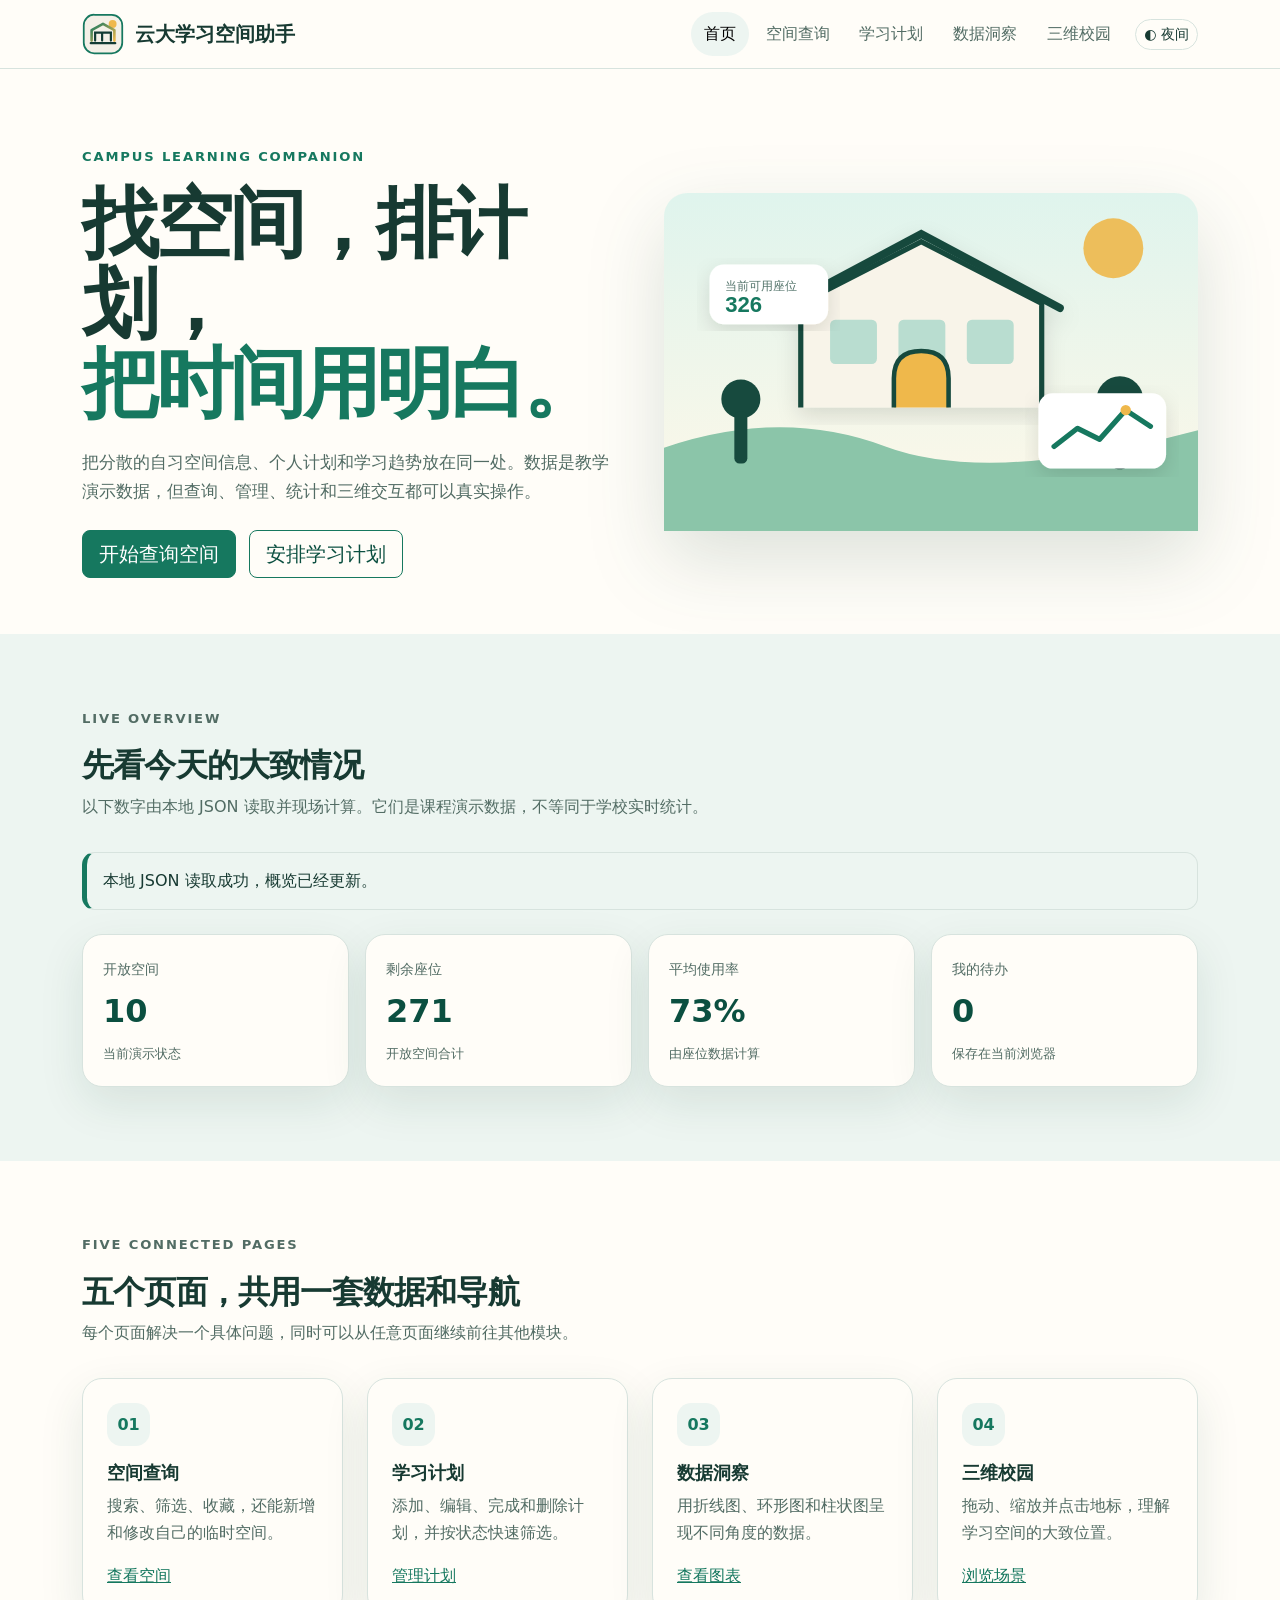
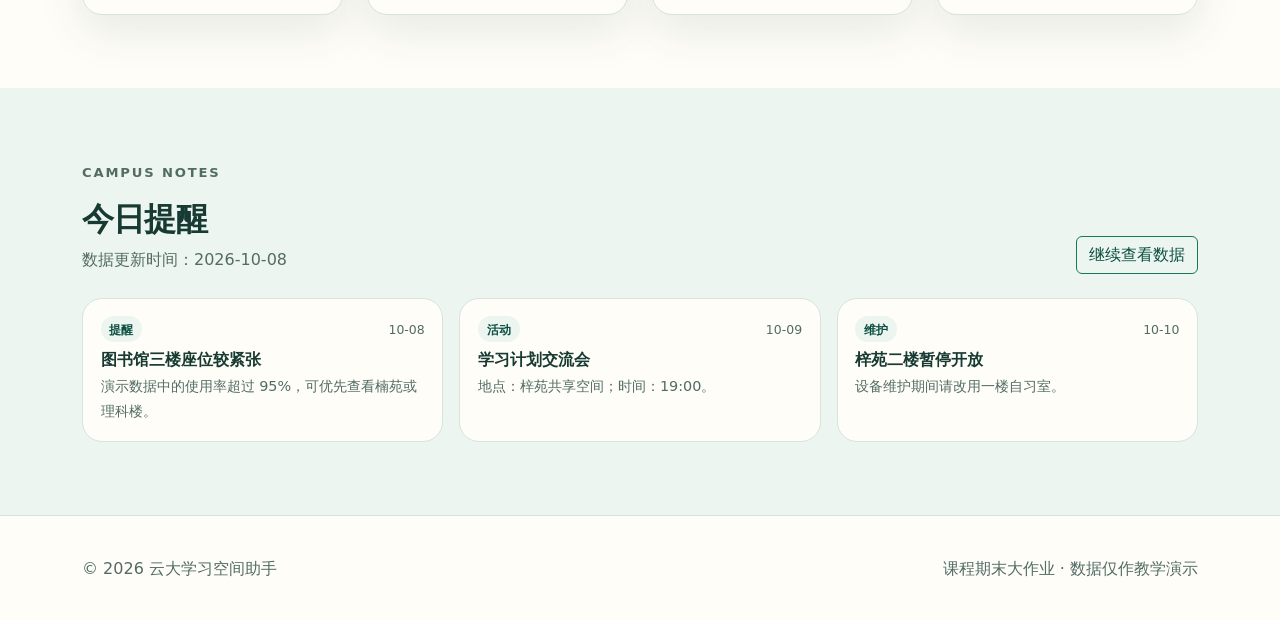
<file: index.html>
<!doctype html>
<html lang="zh-CN">
<head>
  <meta charset="utf-8">
  <meta name="viewport" content="width=device-width, initial-scale=1">
  <meta name="description" content="云大学习空间助手：校园学习空间查询、计划管理、数据洞察和三维校园展示。">
  <title>首页｜云大学习空间助手</title>
  <link rel="icon" href="assets/img/logo.svg" type="image/svg+xml">
  <link rel="stylesheet" href="libs/bootstrap-5.3.8.min.css">
  <link rel="stylesheet" href="assets/css/app.css">
</head>
<body data-page="home">
  <a class="skip-link" href="#main">跳到主要内容</a>
  <header class="site-header">
    <nav class="navbar navbar-expand-lg" aria-label="主导航">
      <div class="container">
        <a class="navbar-brand" href="index.html"><img src="assets/img/logo.svg" alt=""><span>云大学习空间助手</span></a>
        <button class="navbar-toggler" type="button" data-bs-toggle="collapse" data-bs-target="#mainNav" aria-controls="mainNav" aria-expanded="false" aria-label="展开导航"><span class="navbar-toggler-icon"></span></button>
        <div class="collapse navbar-collapse" id="mainNav">
          <ul class="navbar-nav ms-auto align-items-lg-center gap-lg-1">
            <li class="nav-item"><a class="nav-link" data-nav="home" href="index.html">首页</a></li>
            <li class="nav-item"><a class="nav-link" data-nav="spaces" href="spaces.html">空间查询</a></li>
            <li class="nav-item"><a class="nav-link" data-nav="plans" href="plans.html">学习计划</a></li>
            <li class="nav-item"><a class="nav-link" data-nav="insights" href="insights.html">数据洞察</a></li>
            <li class="nav-item"><a class="nav-link" data-nav="campus" href="campus.html">三维校园</a></li>
            <li class="nav-item ms-lg-2"><button class="btn btn-sm theme-button" id="themeToggle" type="button" aria-pressed="false">◐ 夜间</button></li>
          </ul>
        </div>
      </div>
    </nav>
  </header>

  <main id="main">
    <section class="hero">
      <div class="container">
        <div class="row align-items-center g-5">
          <div class="col-lg-6">
            <p class="eyebrow">Campus learning companion</p>
            <h1 class="display-title">找空间，排计划，<br><span>把时间用明白。</span></h1>
            <p class="lead-copy mt-4">把分散的自习空间信息、个人计划和学习趋势放在同一处。数据是教学演示数据，但查询、管理、统计和三维交互都可以真实操作。</p>
            <div class="hero-actions mt-4">
              <a class="btn btn-brand btn-lg" href="spaces.html">开始查询空间</a>
              <a class="btn btn-outline-brand btn-lg" href="plans.html">安排学习计划</a>
            </div>
          </div>
          <div class="col-lg-6"><img class="hero-art" src="assets/img/hero-campus.svg" alt="校园建筑、人物和学习数据卡片组成的插图"></div>
        </div>
      </div>
    </section>

    <section class="section section-soft" aria-labelledby="overviewTitle">
      <div class="container">
        <div class="section-heading">
          <p class="eyebrow">Live overview</p>
          <h2 id="overviewTitle">先看今天的大致情况</h2>
          <p>以下数字由本地 JSON 读取并现场计算。它们是课程演示数据，不等同于学校实时统计。</p>
        </div>
        <div id="homeStatus" class="status-banner mb-4" role="status" aria-live="polite">正在读取本地数据……</div>
        <div class="row g-3" role="group" aria-label="学习空间数据概览">
          <div class="col-6 col-lg-3"><div class="metric-card"><span class="metric-label">开放空间</span><strong class="metric-value" id="metricOpen">—</strong><span class="metric-note">当前演示状态</span></div></div>
          <div class="col-6 col-lg-3"><div class="metric-card"><span class="metric-label">剩余座位</span><strong class="metric-value" id="metricAvailable">—</strong><span class="metric-note">开放空间合计</span></div></div>
          <div class="col-6 col-lg-3"><div class="metric-card"><span class="metric-label">平均使用率</span><strong class="metric-value"><span id="metricRate">—</span>%</strong><span class="metric-note">由座位数据计算</span></div></div>
          <div class="col-6 col-lg-3"><div class="metric-card"><span class="metric-label">我的待办</span><strong class="metric-value" id="metricPending">0</strong><span class="metric-note">保存在当前浏览器</span></div></div>
        </div>
      </div>
    </section>

    <section class="section" aria-labelledby="featuresTitle">
      <div class="container">
        <div class="section-heading">
          <p class="eyebrow">Five connected pages</p>
          <h2 id="featuresTitle">五个页面，共用一套数据和导航</h2>
          <p>每个页面解决一个具体问题，同时可以从任意页面继续前往其他模块。</p>
        </div>
        <div class="row g-4">
          <div class="col-md-6 col-xl"><article class="feature-card"><span class="feature-number">01</span><h3>空间查询</h3><p>搜索、筛选、收藏，还能新增和修改自己的临时空间。</p><a class="stretched-link mt-3 d-inline-block" href="spaces.html">查看空间</a></article></div>
          <div class="col-md-6 col-xl"><article class="feature-card"><span class="feature-number">02</span><h3>学习计划</h3><p>添加、编辑、完成和删除计划，并按状态快速筛选。</p><a class="stretched-link mt-3 d-inline-block" href="plans.html">管理计划</a></article></div>
          <div class="col-md-6 col-xl"><article class="feature-card"><span class="feature-number">03</span><h3>数据洞察</h3><p>用折线图、环形图和柱状图呈现不同角度的数据。</p><a class="stretched-link mt-3 d-inline-block" href="insights.html">查看图表</a></article></div>
          <div class="col-md-6 col-xl"><article class="feature-card"><span class="feature-number">04</span><h3>三维校园</h3><p>拖动、缩放并点击地标，理解学习空间的大致位置。</p><a class="stretched-link mt-3 d-inline-block" href="campus.html">浏览场景</a></article></div>
        </div>
      </div>
    </section>

    <section class="section section-soft" aria-labelledby="noticeTitle">
      <div class="container">
        <div class="d-flex flex-wrap justify-content-between align-items-end gap-2 mb-4">
          <div class="section-heading mb-0"><p class="eyebrow">Campus notes</p><h2 id="noticeTitle">今日提醒</h2><p class="mb-0" id="dataUpdated">数据更新时间：—</p></div>
          <a class="btn btn-outline-brand" href="insights.html">继续查看数据</a>
        </div>
        <div class="row g-3" id="noticeList"><div class="col-12"><div class="empty-state">公告读取中……</div></div></div>
      </div>
    </section>
  </main>

  <footer class="site-footer"><div class="container d-flex flex-wrap justify-content-between gap-2"><span>© <span data-current-year></span> 云大学习空间助手</span><span>课程期末大作业 · 数据仅作教学演示</span></div></footer>
  <script src="libs/bootstrap-5.3.8.bundle.min.js" defer></script>
  <script src="libs/jquery-3.7.1.min.js" defer></script>
  <script src="assets/js/common.js" defer></script>
  <script src="assets/js/home.js" defer></script>
</body>
</html>
</file>
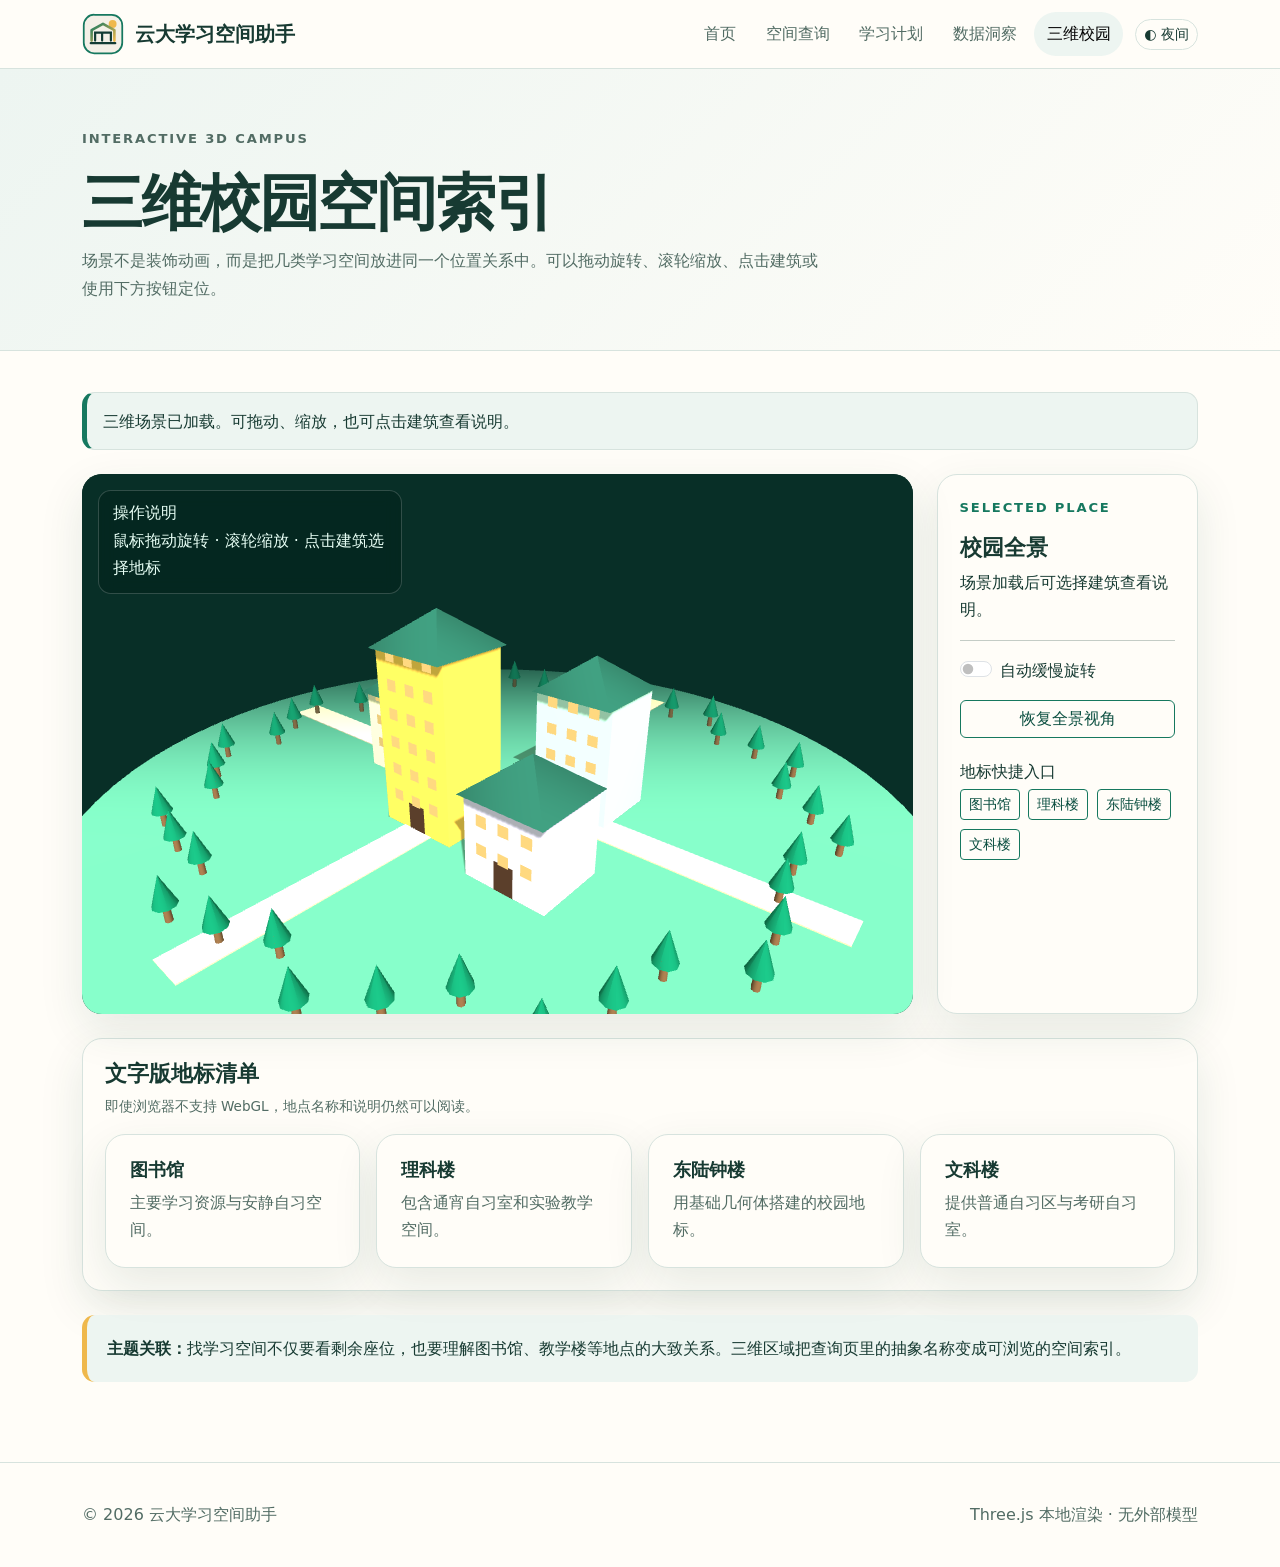
<file: campus.html>
<!doctype html>
<html lang="zh-CN">
<head>
  <meta charset="utf-8"><meta name="viewport" content="width=device-width, initial-scale=1"><meta name="description" content="可旋转、缩放和选择地标的三维校园学习空间场景。"><title>三维校园｜云大学习空间助手</title>
  <link rel="icon" href="assets/img/logo.svg" type="image/svg+xml"><link rel="stylesheet" href="libs/bootstrap-5.3.8.min.css"><link rel="stylesheet" href="assets/css/app.css">
</head>
<body data-page="campus">
  <a class="skip-link" href="#main">跳到主要内容</a>
  <header class="site-header"><nav class="navbar navbar-expand-lg" aria-label="主导航"><div class="container"><a class="navbar-brand" href="index.html"><img src="assets/img/logo.svg" alt=""><span>云大学习空间助手</span></a><button class="navbar-toggler" type="button" data-bs-toggle="collapse" data-bs-target="#mainNav" aria-controls="mainNav" aria-expanded="false" aria-label="展开导航"><span class="navbar-toggler-icon"></span></button><div class="collapse navbar-collapse" id="mainNav"><ul class="navbar-nav ms-auto align-items-lg-center gap-lg-1"><li class="nav-item"><a class="nav-link" data-nav="home" href="index.html">首页</a></li><li class="nav-item"><a class="nav-link" data-nav="spaces" href="spaces.html">空间查询</a></li><li class="nav-item"><a class="nav-link" data-nav="plans" href="plans.html">学习计划</a></li><li class="nav-item"><a class="nav-link" data-nav="insights" href="insights.html">数据洞察</a></li><li class="nav-item"><a class="nav-link" data-nav="campus" href="campus.html">三维校园</a></li><li class="nav-item ms-lg-2"><button class="btn btn-sm theme-button" id="themeToggle" type="button" aria-pressed="false">◐ 夜间</button></li></ul></div></div></nav></header>
  <main id="main">
    <section class="page-hero"><div class="container"><p class="eyebrow">Interactive 3D campus</p><h1>三维校园空间索引</h1><p>场景不是装饰动画，而是把几类学习空间放进同一个位置关系中。可以拖动旋转、滚轮缩放、点击建筑或使用下方按钮定位。</p></div></section>
    <div class="page-main"><div class="container">
      <div id="campusStatus" class="status-banner mb-4" role="status" aria-live="polite">正在读取三维地标数据……</div>
      <div class="row g-4">
        <div class="col-xl-9"><section class="scene-shell" aria-labelledby="sceneTitle"><div class="scene-help"><h2 class="h6 mb-1" id="sceneTitle">操作说明</h2><span>鼠标拖动旋转 · 滚轮缩放 · 点击建筑选择地标</span></div><div id="campusScene" tabindex="0" role="application" aria-label="可交互的三维校园场景"></div></section></div>
        <div class="col-xl-3"><aside class="panel h-100" aria-labelledby="landmarkName"><p class="eyebrow">Selected place</p><h2 id="landmarkName">校园全景</h2><p id="landmarkDescription">场景加载后可选择建筑查看说明。</p><hr><div class="form-check form-switch mb-3"><input class="form-check-input" id="autoRotate" type="checkbox"><label class="form-check-label" for="autoRotate">自动缓慢旋转</label></div><button class="btn btn-outline-brand w-100" id="resetScene" type="button">恢复全景视角</button><h3 class="h6 mt-4">地标快捷入口</h3><div class="landmark-buttons" id="landmarkButtons"></div></aside></div>
      </div>
      <section class="panel mt-4" aria-labelledby="fallbackTitle"><h2 id="fallbackTitle">文字版地标清单</h2><p class="chart-note">即使浏览器不支持 WebGL，地点名称和说明仍然可以阅读。</p><div class="row g-3" id="landmarkTextList"></div></section>
      <div class="callout mt-4"><strong>主题关联：</strong>找学习空间不仅要看剩余座位，也要理解图书馆、教学楼等地点的大致关系。三维区域把查询页里的抽象名称变成可浏览的空间索引。</div>
    </div></div>
  </main>
  <footer class="site-footer"><div class="container d-flex flex-wrap justify-content-between gap-2"><span>© <span data-current-year></span> 云大学习空间助手</span><span>Three.js 本地渲染 · 无外部模型</span></div></footer>
  <script src="libs/bootstrap-5.3.8.bundle.min.js" defer></script><script src="libs/jquery-3.7.1.min.js" defer></script><script src="libs/three-0.128.0.min.js" defer></script><script src="libs/OrbitControls-0.128.0.js" defer></script><script src="assets/js/common.js" defer></script><script src="assets/js/campus.js" defer></script>
</body>
</html>
</file>
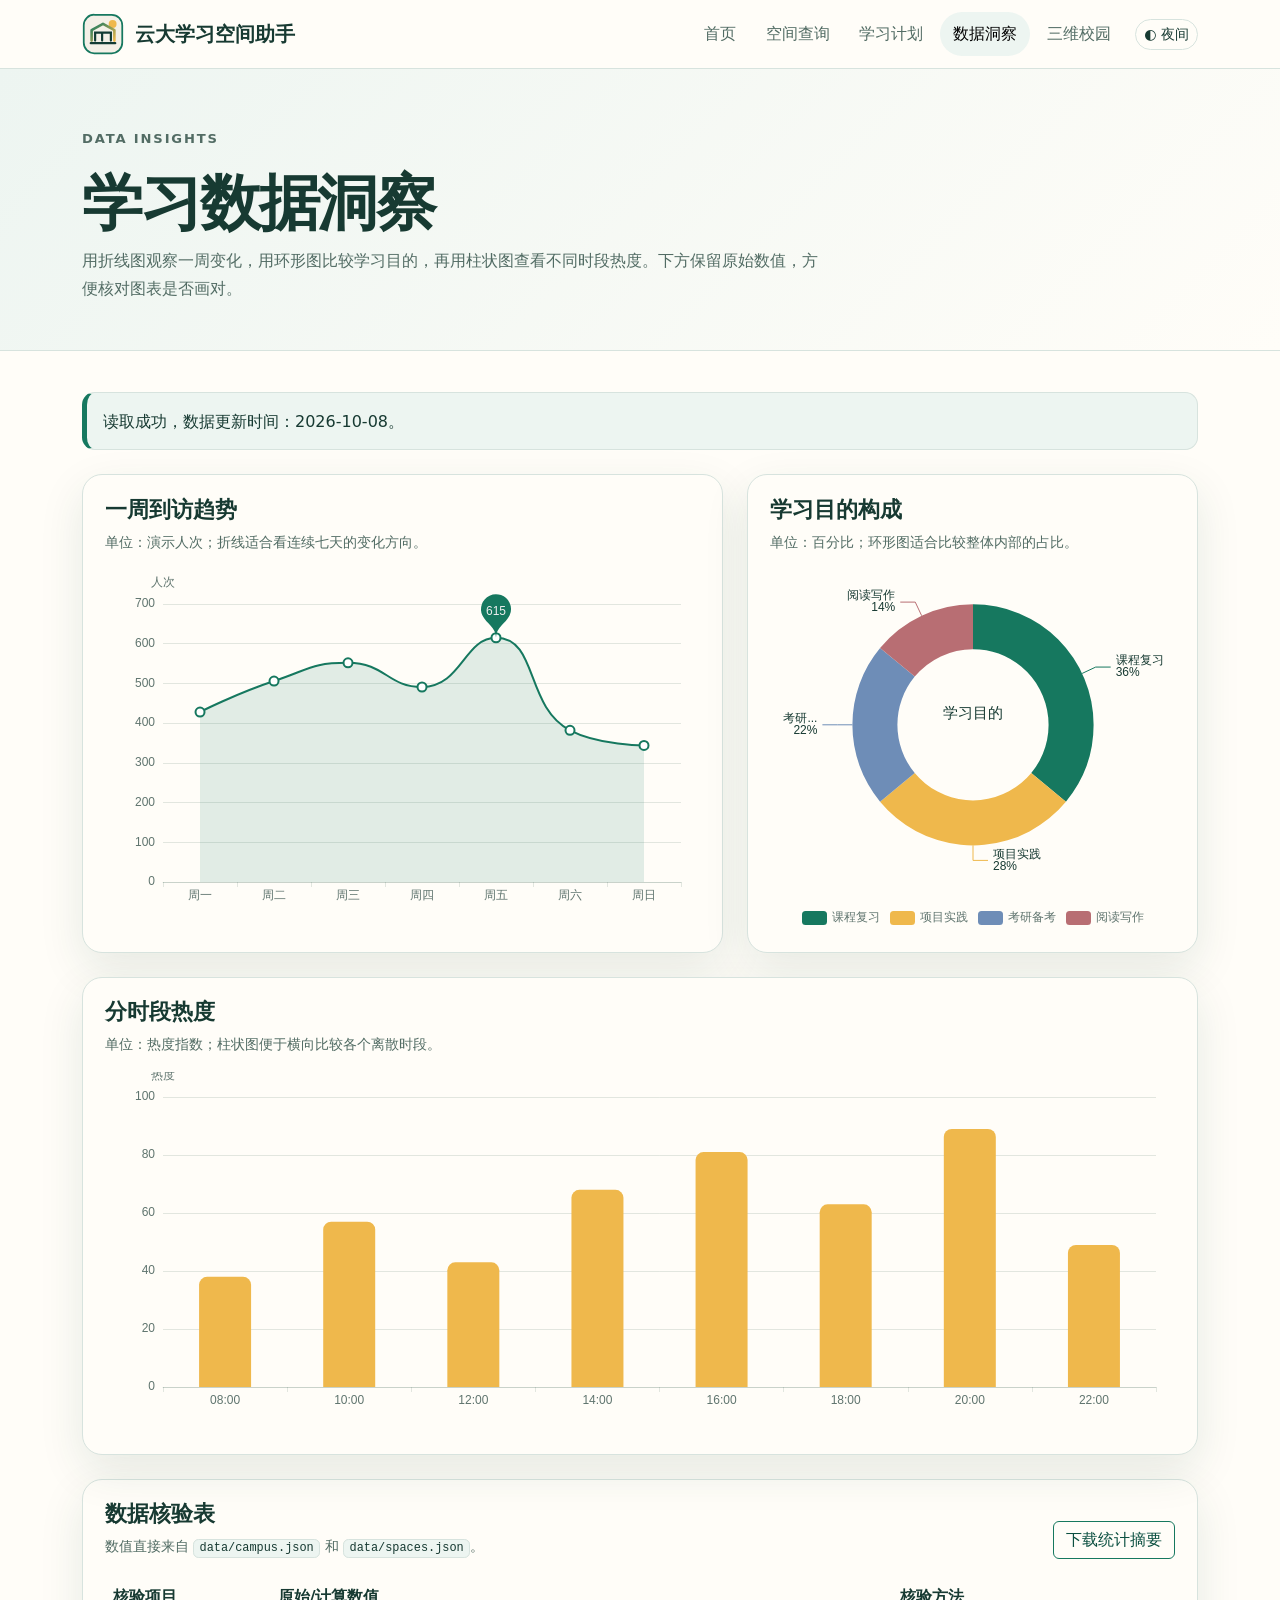
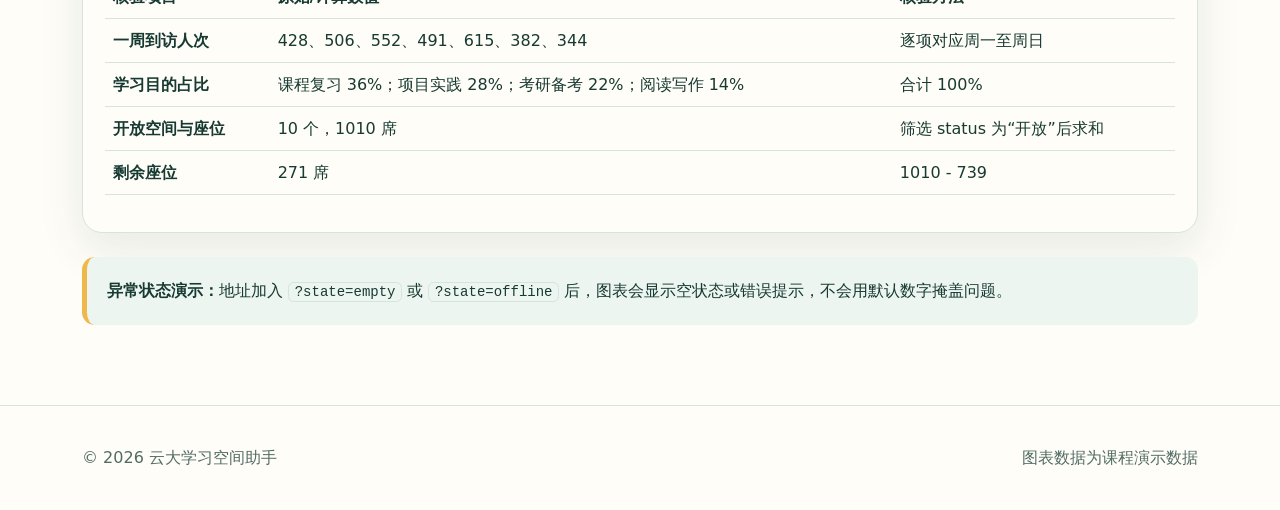
<file: insights.html>
<!doctype html>
<html lang="zh-CN">
<head>
  <meta charset="utf-8"><meta name="viewport" content="width=device-width, initial-scale=1"><meta name="description" content="通过折线图、环形图和柱状图查看校园学习数据。"><title>数据洞察｜云大学习空间助手</title>
  <link rel="icon" href="assets/img/logo.svg" type="image/svg+xml"><link rel="stylesheet" href="libs/bootstrap-5.3.8.min.css"><link rel="stylesheet" href="assets/css/app.css">
</head>
<body data-page="insights">
  <a class="skip-link" href="#main">跳到主要内容</a>
  <header class="site-header"><nav class="navbar navbar-expand-lg" aria-label="主导航"><div class="container"><a class="navbar-brand" href="index.html"><img src="assets/img/logo.svg" alt=""><span>云大学习空间助手</span></a><button class="navbar-toggler" type="button" data-bs-toggle="collapse" data-bs-target="#mainNav" aria-controls="mainNav" aria-expanded="false" aria-label="展开导航"><span class="navbar-toggler-icon"></span></button><div class="collapse navbar-collapse" id="mainNav"><ul class="navbar-nav ms-auto align-items-lg-center gap-lg-1"><li class="nav-item"><a class="nav-link" data-nav="home" href="index.html">首页</a></li><li class="nav-item"><a class="nav-link" data-nav="spaces" href="spaces.html">空间查询</a></li><li class="nav-item"><a class="nav-link" data-nav="plans" href="plans.html">学习计划</a></li><li class="nav-item"><a class="nav-link" data-nav="insights" href="insights.html">数据洞察</a></li><li class="nav-item"><a class="nav-link" data-nav="campus" href="campus.html">三维校园</a></li><li class="nav-item ms-lg-2"><button class="btn btn-sm theme-button" id="themeToggle" type="button" aria-pressed="false">◐ 夜间</button></li></ul></div></div></nav></header>
  <main id="main">
    <section class="page-hero"><div class="container"><p class="eyebrow">Data insights</p><h1>学习数据洞察</h1><p>用折线图观察一周变化，用环形图比较学习目的，再用柱状图查看不同时段热度。下方保留原始数值，方便核对图表是否画对。</p></div></section>
    <div class="page-main"><div class="container">
      <div id="insightStatus" class="status-banner mb-4" role="status" aria-live="polite">正在读取图表数据……</div>
      <div class="row g-4">
        <div class="col-lg-7"><section class="panel h-100" aria-labelledby="flowTitle"><h2 id="flowTitle">一周到访趋势</h2><p class="chart-note">单位：演示人次；折线适合看连续七天的变化方向。</p><div class="chart-box" id="flowChart" role="img" aria-label="一周到访趋势折线图"></div></section></div>
        <div class="col-lg-5"><section class="panel h-100" aria-labelledby="typeTitle"><h2 id="typeTitle">学习目的构成</h2><p class="chart-note">单位：百分比；环形图适合比较整体内部的占比。</p><div class="chart-box" id="typeChart" role="img" aria-label="学习目的构成环形图"></div></section></div>
        <div class="col-12"><section class="panel" aria-labelledby="slotTitle"><h2 id="slotTitle">分时段热度</h2><p class="chart-note">单位：热度指数；柱状图便于横向比较各个离散时段。</p><div class="chart-box" id="slotChart" role="img" aria-label="分时段学习热度柱状图"></div></section></div>
      </div>

      <section class="panel mt-4" aria-labelledby="checkTitle"><div class="d-flex flex-wrap justify-content-between gap-2 align-items-end mb-3"><div><h2 id="checkTitle">数据核验表</h2><p class="chart-note mb-0">数值直接来自 <code class="code-inline">data/campus.json</code> 和 <code class="code-inline">data/spaces.json</code>。</p></div><button class="btn btn-outline-brand" id="downloadSummary" type="button">下载统计摘要</button></div><div class="table-responsive"><table class="table data-check-table"><caption class="visually-hidden">图表原始数据和计算结果</caption><thead><tr><th scope="col">核验项目</th><th scope="col">原始/计算数值</th><th scope="col">核验方法</th></tr></thead><tbody id="checkTable"></tbody></table></div></section>
      <div class="callout mt-4"><strong>异常状态演示：</strong>地址加入 <code class="code-inline">?state=empty</code> 或 <code class="code-inline">?state=offline</code> 后，图表会显示空状态或错误提示，不会用默认数字掩盖问题。</div>
    </div></div>
  </main>
  <footer class="site-footer"><div class="container d-flex flex-wrap justify-content-between gap-2"><span>© <span data-current-year></span> 云大学习空间助手</span><span>图表数据为课程演示数据</span></div></footer>
  <script src="libs/bootstrap-5.3.8.bundle.min.js" defer></script><script src="libs/jquery-3.7.1.min.js" defer></script><script src="libs/echarts-5.6.0.min.js" defer></script><script src="assets/js/common.js" defer></script><script src="assets/js/insights.js" defer></script>
</body>
</html>
</file>
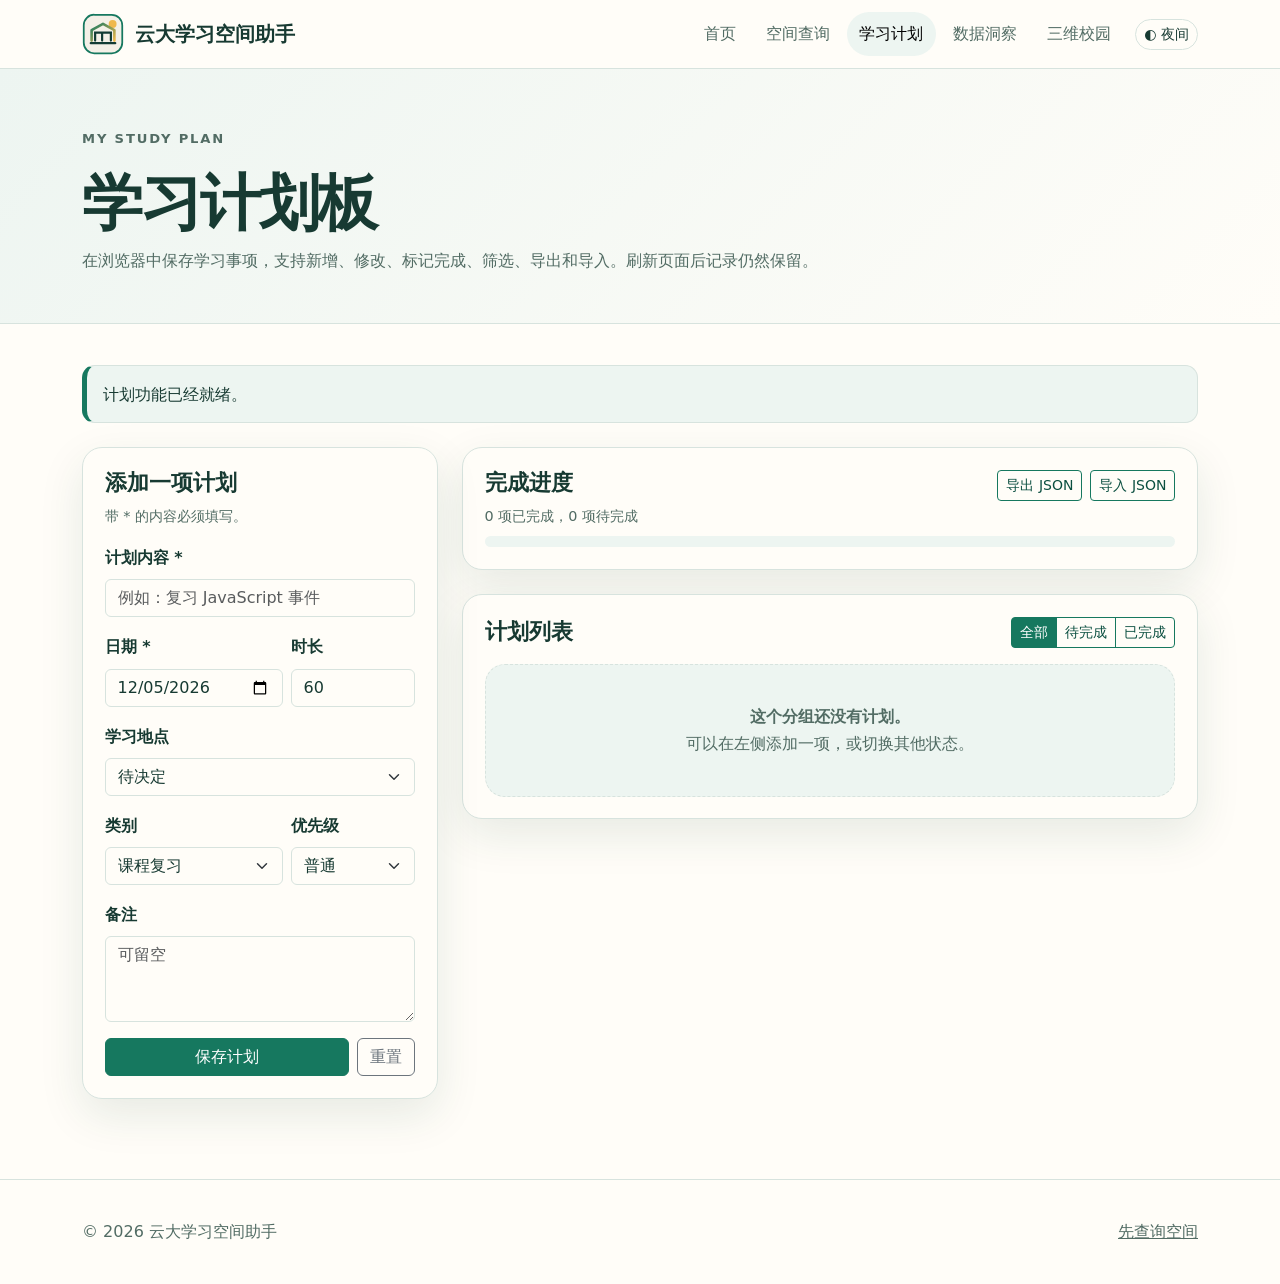
<file: plans.html>
<!doctype html>
<html lang="zh-CN">
<head>
  <meta charset="utf-8"><meta name="viewport" content="width=device-width, initial-scale=1"><meta name="description" content="新增、修改、筛选和导出个人学习计划。"><title>学习计划｜云大学习空间助手</title>
  <link rel="icon" href="assets/img/logo.svg" type="image/svg+xml"><link rel="stylesheet" href="libs/bootstrap-5.3.8.min.css"><link rel="stylesheet" href="assets/css/app.css">
</head>
<body data-page="plans">
  <a class="skip-link" href="#main">跳到主要内容</a>
  <header class="site-header"><nav class="navbar navbar-expand-lg" aria-label="主导航"><div class="container"><a class="navbar-brand" href="index.html"><img src="assets/img/logo.svg" alt=""><span>云大学习空间助手</span></a><button class="navbar-toggler" type="button" data-bs-toggle="collapse" data-bs-target="#mainNav" aria-controls="mainNav" aria-expanded="false" aria-label="展开导航"><span class="navbar-toggler-icon"></span></button><div class="collapse navbar-collapse" id="mainNav"><ul class="navbar-nav ms-auto align-items-lg-center gap-lg-1"><li class="nav-item"><a class="nav-link" data-nav="home" href="index.html">首页</a></li><li class="nav-item"><a class="nav-link" data-nav="spaces" href="spaces.html">空间查询</a></li><li class="nav-item"><a class="nav-link" data-nav="plans" href="plans.html">学习计划</a></li><li class="nav-item"><a class="nav-link" data-nav="insights" href="insights.html">数据洞察</a></li><li class="nav-item"><a class="nav-link" data-nav="campus" href="campus.html">三维校园</a></li><li class="nav-item ms-lg-2"><button class="btn btn-sm theme-button" id="themeToggle" type="button" aria-pressed="false">◐ 夜间</button></li></ul></div></div></nav></header>

  <main id="main">
    <section class="page-hero"><div class="container"><p class="eyebrow">My study plan</p><h1>学习计划板</h1><p>在浏览器中保存学习事项，支持新增、修改、标记完成、筛选、导出和导入。刷新页面后记录仍然保留。</p></div></section>
    <div class="page-main"><div class="container">
      <div id="planStatus" class="status-banner mb-4" role="status" aria-live="polite">计划功能已经就绪。</div>
      <div class="row g-4">
        <div class="col-lg-4"><section class="panel position-sticky" style="top:6.5rem" aria-labelledby="planFormTitle">
          <h2 id="planFormTitle">添加一项计划</h2><p class="result-meta">带 * 的内容必须填写。</p>
          <form id="planForm" novalidate><input id="planId" type="hidden">
            <div class="mb-3"><label class="form-label" for="planTitle">计划内容 *</label><input class="form-control" id="planTitle" maxlength="40" required placeholder="例如：复习 JavaScript 事件"></div>
            <div class="row g-2 mb-3"><div class="col-7"><label class="form-label" for="planDate">日期 *</label><input class="form-control" id="planDate" type="date" required></div><div class="col-5"><label class="form-label" for="planMinutes">时长</label><input class="form-control" id="planMinutes" type="number" min="15" max="720" step="15" value="60"></div></div>
            <div class="mb-3"><label class="form-label" for="planPlace">学习地点</label><select class="form-select" id="planPlace"><option value="待决定">待决定</option></select></div>
            <div class="row g-2 mb-3"><div class="col-7"><label class="form-label" for="planCategory">类别</label><select class="form-select" id="planCategory"><option>课程复习</option><option>项目实践</option><option>阅读写作</option><option>考研备考</option><option>其他</option></select></div><div class="col-5"><label class="form-label" for="planPriority">优先级</label><select class="form-select" id="planPriority"><option>普通</option><option>重要</option><option>紧急</option></select></div></div>
            <div class="mb-3"><label class="form-label" for="planNote">备注</label><textarea class="form-control" id="planNote" rows="3" maxlength="120" placeholder="可留空"></textarea></div>
            <p class="text-danger" id="planFormError" role="alert"></p>
            <div class="d-flex gap-2"><button class="btn btn-brand flex-grow-1" type="submit">保存计划</button><button class="btn btn-outline-secondary" id="cancelPlanEdit" type="button">重置</button></div>
          </form>
        </section></div>

        <div class="col-lg-8">
          <section class="panel mb-4" aria-labelledby="planOverviewTitle"><div class="d-flex flex-wrap justify-content-between gap-3 align-items-start"><div><h2 id="planOverviewTitle">完成进度</h2><p class="result-meta mb-2"><span id="planDone">0</span> 项已完成，<span id="planPending">0</span> 项待完成</p></div><div class="d-flex flex-wrap gap-2"><button class="btn btn-outline-brand btn-sm" id="exportPlans" type="button">导出 JSON</button><label class="btn btn-outline-brand btn-sm mb-0" for="importPlans">导入 JSON</label><input class="visually-hidden" id="importPlans" type="file" accept="application/json,.json"></div></div><div class="progress" role="progressbar" aria-label="计划完成进度" aria-valuemin="0" aria-valuemax="100" aria-valuenow="0"><div class="progress-bar" id="planProgress" style="width:0%"></div></div></section>

          <section class="panel" aria-labelledby="planListTitle"><div class="d-flex flex-wrap justify-content-between align-items-center gap-2 mb-3"><h2 class="mb-0" id="planListTitle">计划列表</h2><div class="btn-group" role="group" aria-label="计划状态筛选"><button class="btn btn-sm btn-brand" type="button" data-plan-filter="all">全部</button><button class="btn btn-sm btn-outline-brand" type="button" data-plan-filter="pending">待完成</button><button class="btn btn-sm btn-outline-brand" type="button" data-plan-filter="done">已完成</button></div></div><ul class="task-list" id="planList"></ul></section>
        </div>
      </div>
    </div></div>
  </main>
  <footer class="site-footer"><div class="container d-flex flex-wrap justify-content-between gap-2"><span>© <span data-current-year></span> 云大学习空间助手</span><a href="spaces.html">先查询空间</a></div></footer>
  <script src="libs/bootstrap-5.3.8.bundle.min.js" defer></script><script src="libs/jquery-3.7.1.min.js" defer></script><script src="assets/js/common.js" defer></script><script src="assets/js/plans.js" defer></script>
</body>
</html>
</file>
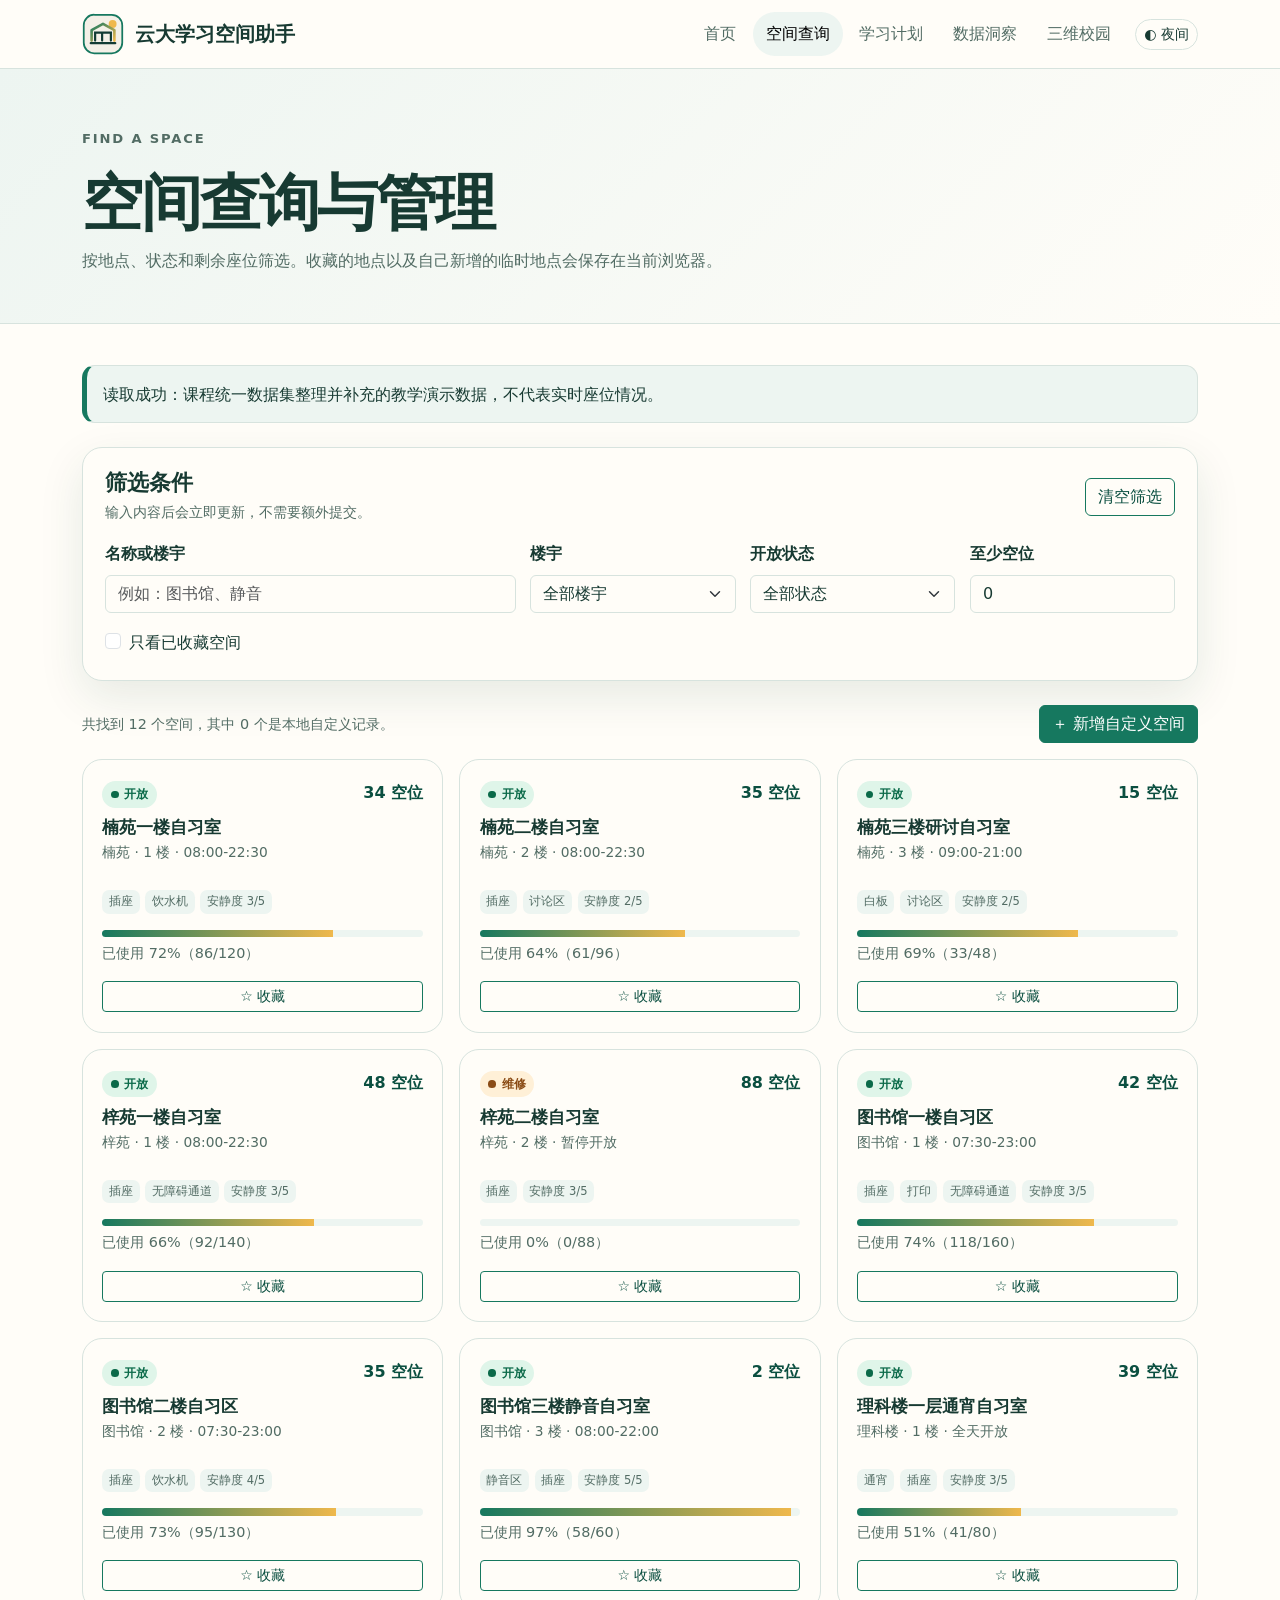
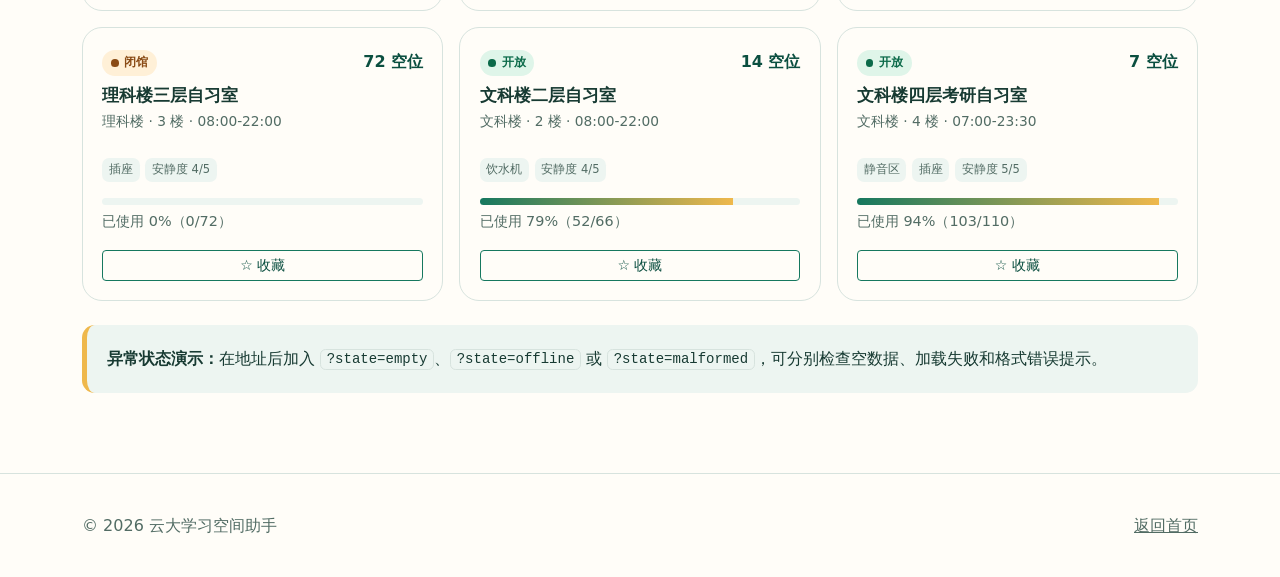
<file: spaces.html>
<!doctype html>
<html lang="zh-CN">
<head>
  <meta charset="utf-8">
  <meta name="viewport" content="width=device-width, initial-scale=1">
  <meta name="description" content="查询、筛选、收藏并管理自定义校园学习空间。">
  <title>空间查询｜云大学习空间助手</title>
  <link rel="icon" href="assets/img/logo.svg" type="image/svg+xml">
  <link rel="stylesheet" href="libs/bootstrap-5.3.8.min.css">
  <link rel="stylesheet" href="assets/css/app.css">
</head>
<body data-page="spaces">
  <a class="skip-link" href="#main">跳到主要内容</a>
  <header class="site-header"><nav class="navbar navbar-expand-lg" aria-label="主导航"><div class="container">
    <a class="navbar-brand" href="index.html"><img src="assets/img/logo.svg" alt=""><span>云大学习空间助手</span></a>
    <button class="navbar-toggler" type="button" data-bs-toggle="collapse" data-bs-target="#mainNav" aria-controls="mainNav" aria-expanded="false" aria-label="展开导航"><span class="navbar-toggler-icon"></span></button>
    <div class="collapse navbar-collapse" id="mainNav"><ul class="navbar-nav ms-auto align-items-lg-center gap-lg-1">
      <li class="nav-item"><a class="nav-link" data-nav="home" href="index.html">首页</a></li><li class="nav-item"><a class="nav-link" data-nav="spaces" href="spaces.html">空间查询</a></li><li class="nav-item"><a class="nav-link" data-nav="plans" href="plans.html">学习计划</a></li><li class="nav-item"><a class="nav-link" data-nav="insights" href="insights.html">数据洞察</a></li><li class="nav-item"><a class="nav-link" data-nav="campus" href="campus.html">三维校园</a></li><li class="nav-item ms-lg-2"><button class="btn btn-sm theme-button" id="themeToggle" type="button" aria-pressed="false">◐ 夜间</button></li>
    </ul></div>
  </div></nav></header>

  <main id="main">
    <section class="page-hero"><div class="container"><p class="eyebrow">Find a space</p><h1>空间查询与管理</h1><p>按地点、状态和剩余座位筛选。收藏的地点以及自己新增的临时地点会保存在当前浏览器。</p></div></section>
    <div class="page-main"><div class="container">
      <div id="spaceStatusMessage" class="status-banner mb-4" role="status" aria-live="polite">正在读取空间数据……</div>

      <section class="panel mb-4" aria-labelledby="filterTitle">
        <div class="d-flex flex-wrap justify-content-between gap-2 align-items-center mb-3"><div><h2 id="filterTitle" class="mb-1">筛选条件</h2><p class="result-meta mb-0">输入内容后会立即更新，不需要额外提交。</p></div><button class="btn btn-outline-brand" id="resetFilters" type="button">清空筛选</button></div>
        <div class="filter-grid">
          <div><label class="form-label" for="keyword">名称或楼宇</label><input class="form-control" id="keyword" type="search" placeholder="例如：图书馆、静音"></div>
          <div><label class="form-label" for="buildingFilter">楼宇</label><select class="form-select" id="buildingFilter"><option value="all">全部楼宇</option></select></div>
          <div><label class="form-label" for="statusFilter">开放状态</label><select class="form-select" id="statusFilter"><option value="all">全部状态</option><option value="开放">开放</option><option value="维修">维修</option><option value="闭馆">闭馆</option></select></div>
          <div><label class="form-label" for="seatNeed">至少空位</label><input class="form-control" id="seatNeed" type="number" min="0" max="999" value="0"></div>
        </div>
        <div class="form-check mt-3"><input class="form-check-input" id="favoriteOnly" type="checkbox"><label class="form-check-label" for="favoriteOnly">只看已收藏空间</label></div>
      </section>

      <div class="d-flex flex-wrap justify-content-between align-items-center gap-2 mb-3">
        <p class="result-meta mb-0" id="spaceResult" aria-live="polite">共找到 0 个空间。</p>
        <button class="btn btn-brand" type="button" data-bs-toggle="collapse" data-bs-target="#spaceEditor" aria-expanded="false" aria-controls="spaceEditor">＋ 新增自定义空间</button>
      </div>

      <section class="collapse mb-4" id="spaceEditor" aria-labelledby="editorTitle"><div class="panel">
        <div class="d-flex justify-content-between align-items-center gap-2"><h2 id="editorTitle">新增自定义空间</h2><button class="btn-close" type="button" data-bs-toggle="collapse" data-bs-target="#spaceEditor" aria-label="关闭编辑表单"></button></div>
        <form id="spaceForm" novalidate><input id="editingId" type="hidden">
          <div class="row g-3">
            <div class="col-md-6"><label class="form-label" for="spaceName">空间名称 *</label><input class="form-control" id="spaceName" maxlength="30" required><div class="invalid-feedback">请填写 2—30 个字的空间名称。</div></div>
            <div class="col-md-3"><label class="form-label" for="spaceBuilding">楼宇 *</label><input class="form-control" id="spaceBuilding" maxlength="15" required></div>
            <div class="col-md-3"><label class="form-label" for="spaceFloor">楼层 *</label><input class="form-control" id="spaceFloor" type="number" min="-2" max="99" value="1" required></div>
            <div class="col-6 col-md-3"><label class="form-label" for="spaceSeats">总座位 *</label><input class="form-control" id="spaceSeats" type="number" min="1" max="9999" value="40" required></div>
            <div class="col-6 col-md-3"><label class="form-label" for="spaceOccupied">已占用 *</label><input class="form-control" id="spaceOccupied" type="number" min="0" max="9999" value="0" required></div>
            <div class="col-md-3"><label class="form-label" for="spaceOpenStatus">状态</label><select class="form-select" id="spaceOpenStatus"><option>开放</option><option>维修</option><option>闭馆</option></select></div>
            <div class="col-md-3"><label class="form-label" for="spaceQuiet">安静程度</label><select class="form-select" id="spaceQuiet"><option value="1">1 - 较活跃</option><option value="2">2</option><option value="3" selected>3 - 适中</option><option value="4">4</option><option value="5">5 - 很安静</option></select></div>
            <div class="col-md-6"><label class="form-label" for="spaceHours">开放时间 *</label><input class="form-control" id="spaceHours" value="08:00-22:00" maxlength="30" required></div>
            <div class="col-md-6"><label class="form-label" for="spaceFeatures">设施（用逗号分隔）</label><input class="form-control" id="spaceFeatures" placeholder="插座, 饮水机"></div>
          </div>
          <p class="mt-3 mb-2 text-danger" id="spaceFormError" role="alert"></p>
          <div class="d-flex flex-wrap gap-2"><button class="btn btn-brand" type="submit">保存空间</button><button class="btn btn-outline-secondary" id="cancelEdit" type="button">重置表单</button></div>
        </form>
      </div></section>

      <section aria-labelledby="resultsTitle"><h2 class="visually-hidden" id="resultsTitle">查询结果</h2><div class="space-grid" id="spaceList"></div></section>

      <div class="callout mt-4"><strong>异常状态演示：</strong>在地址后加入 <code class="code-inline">?state=empty</code>、<code class="code-inline">?state=offline</code> 或 <code class="code-inline">?state=malformed</code>，可分别检查空数据、加载失败和格式错误提示。</div>
    </div></div>
  </main>

  <footer class="site-footer"><div class="container d-flex flex-wrap justify-content-between gap-2"><span>© <span data-current-year></span> 云大学习空间助手</span><a href="index.html">返回首页</a></div></footer>
  <script src="libs/bootstrap-5.3.8.bundle.min.js" defer></script><script src="libs/jquery-3.7.1.min.js" defer></script><script src="assets/js/common.js" defer></script><script src="assets/js/spaces.js" defer></script>
</body>
</html>
</file>
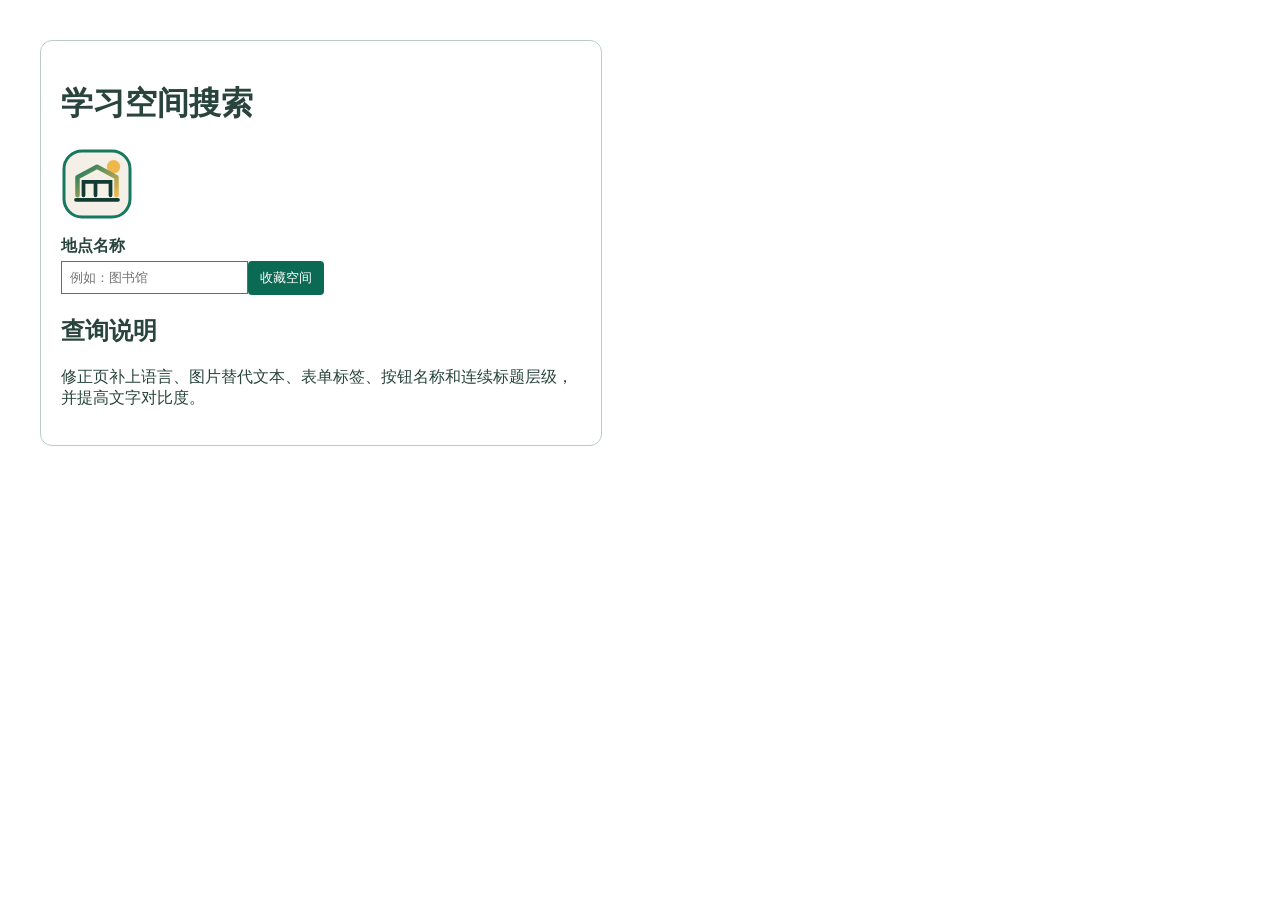
<file: research/accessibility-after.html>
<!doctype html>
<html lang="zh-CN">
<head>
  <meta charset="utf-8">
  <meta name="viewport" content="width=device-width, initial-scale=1">
  <title>无障碍修正后实验页</title>
  <style>body{font-family:Arial,"Microsoft YaHei",sans-serif;margin:40px;color:#29443d;background:#fff}.card{max-width:520px;padding:20px;border:1px solid #b9cdc6;border-radius:12px}img{width:72px}label{display:block;font-weight:700;margin:12px 0 4px}input{padding:8px;border:1px solid #58736b}button{padding:8px 12px;color:#fff;background:#0b6a53;border:0;border-radius:4px}:focus-visible{outline:3px solid #d28a00;outline-offset:3px}</style>
</head>
<body>
  <main class="card">
    <h1>学习空间搜索</h1>
    <img src="../assets/img/logo.svg" alt="云大学习空间助手标志">
    <label for="q">地点名称</label>
    <div><input id="q" placeholder="例如：图书馆"><button type="button" aria-pressed="false">收藏空间</button></div>
    <h2>查询说明</h2>
    <p>修正页补上语言、图片替代文本、表单标签、按钮名称和连续标题层级，并提高文字对比度。</p>
  </main>
</body>
</html>
</file>
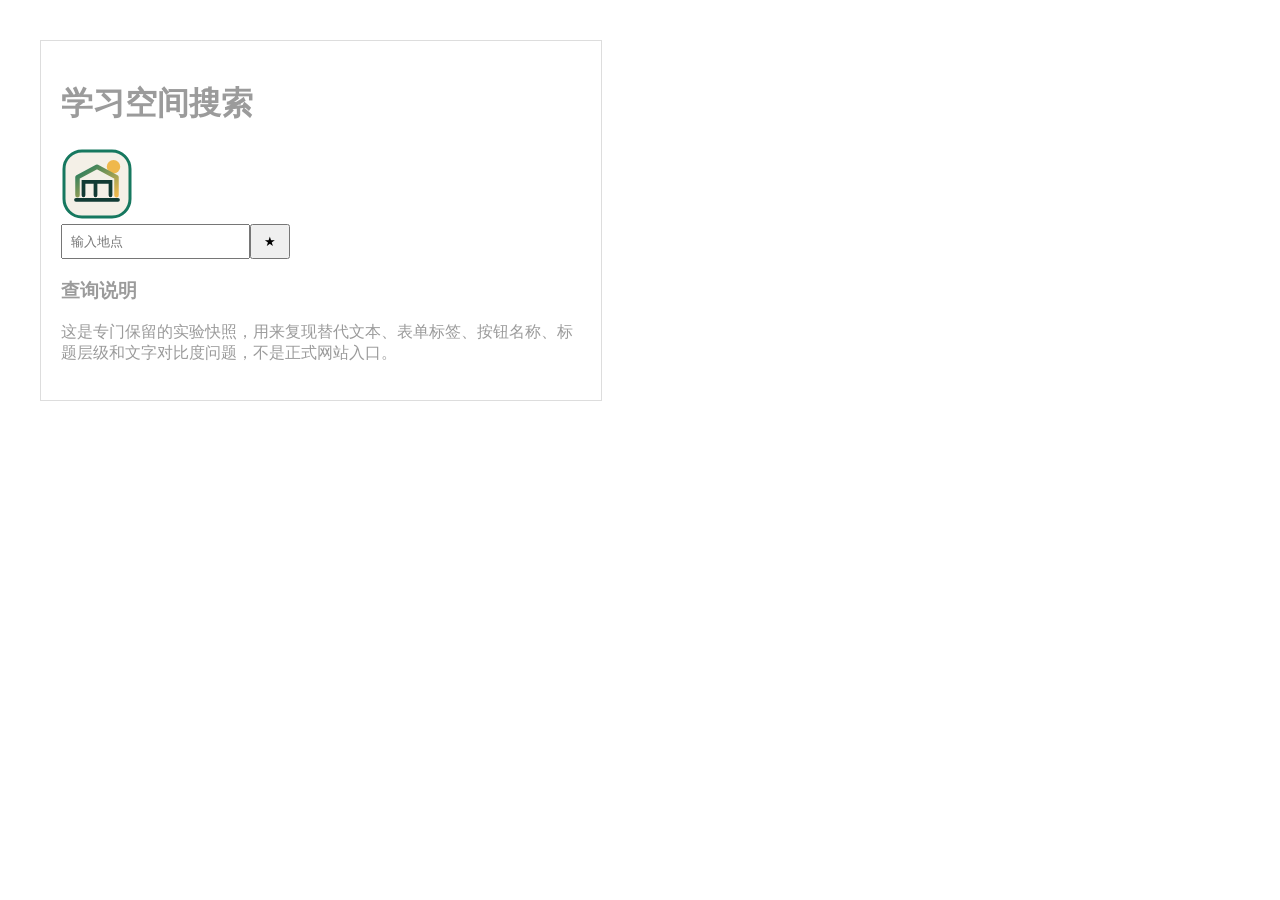
<file: research/accessibility-before.html>
<!doctype html>
<html>
<head>
  <meta charset="utf-8">
  <meta name="viewport" content="width=device-width, initial-scale=1">
  <title>无障碍修正前实验快照</title>
  <style>body{font-family:Arial,sans-serif;margin:40px;color:#9b9b9b;background:#fff}.card{max-width:520px;padding:20px;border:1px solid #ddd}img{width:72px}input{padding:8px}button{padding:8px 12px}</style>
</head>
<body>
  <main class="card">
    <h1>学习空间搜索</h1>
    <img src="../assets/img/logo.svg">
    <div><input id="q" placeholder="输入地点"><button>★</button></div>
    <h3>查询说明</h3>
    <p>这是专门保留的实验快照，用来复现替代文本、表单标签、按钮名称、标题层级和文字对比度问题，不是正式网站入口。</p>
  </main>
</body>
</html>
</file>
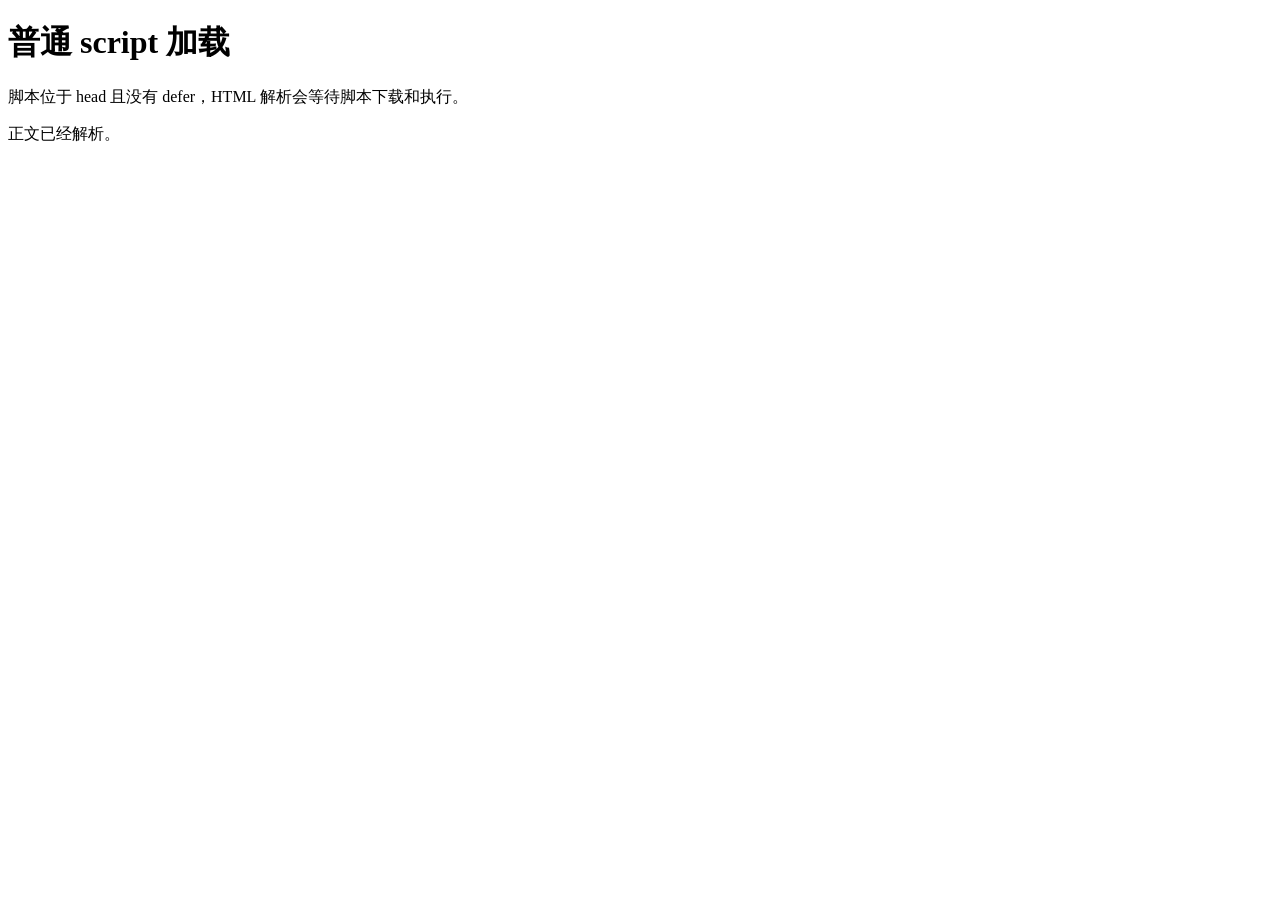
<file: research/loading-blocking.html>
<!doctype html>
<html lang="zh-CN">
<head>
  <meta charset="utf-8"><meta name="viewport" content="width=device-width, initial-scale=1"><title>普通脚本加载实验</title>
  <script src="../libs/jquery-3.7.1.min.js"></script>
  <script src="../libs/echarts-5.6.0.min.js"></script>
  <script src="../libs/three-0.128.0.min.js"></script>
  <script src="loading-probe.js"></script>
</head>
<body><main><h1>普通 script 加载</h1><p>脚本位于 head 且没有 defer，HTML 解析会等待脚本下载和执行。</p><p id="probe">正文已经解析。</p></main></body>
</html>
</file>
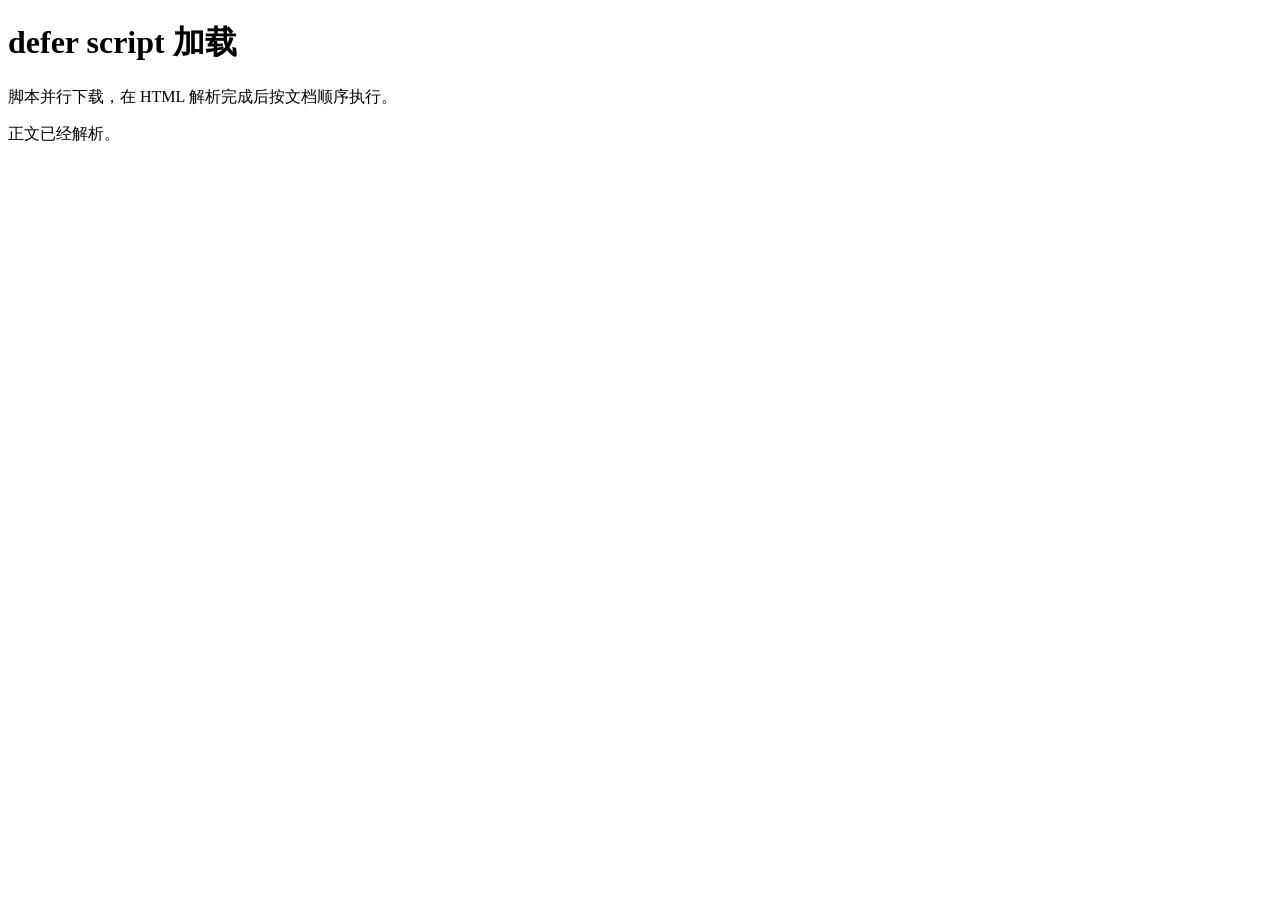
<file: research/loading-defer.html>
<!doctype html>
<html lang="zh-CN">
<head>
  <meta charset="utf-8"><meta name="viewport" content="width=device-width, initial-scale=1"><title>defer 脚本加载实验</title>
  <script src="../libs/jquery-3.7.1.min.js" defer></script>
  <script src="../libs/echarts-5.6.0.min.js" defer></script>
  <script src="../libs/three-0.128.0.min.js" defer></script>
  <script src="loading-probe.js" defer></script>
</head>
<body><main><h1>defer script 加载</h1><p>脚本并行下载，在 HTML 解析完成后按文档顺序执行。</p><p id="probe">正文已经解析。</p></main></body>
</html>
</file>
<file: assets/css/app.css>
:root {
  --ink: #173a32;
  --muted: #526c64;
  --brand: #16785f;
  --brand-dark: #0b4f40;
  --accent: #efb84c;
  --paper: #fffdf8;
  --soft: #edf5f1;
  --line: #d7e3de;
  --danger: #b83b42;
  --shadow: 0 16px 45px rgba(20, 64, 53, .1);
  --radius: 1.25rem;
}

[data-theme="night"] {
  --ink: #ebf7f2;
  --muted: #b6c9c2;
  --brand: #66c5a4;
  --brand-dark: #d6f6e9;
  --accent: #f6c96e;
  --paper: #102621;
  --soft: #18352e;
  --line: #31534a;
  --danger: #ff9297;
  --shadow: 0 16px 45px rgba(0, 0, 0, .24);
}

* { box-sizing: border-box; }
html { scroll-behavior: smooth; }
body {
  min-height: 100vh;
  color: var(--ink);
  background: var(--paper);
  font-family: "Microsoft YaHei", "PingFang SC", system-ui, sans-serif;
  line-height: 1.7;
}
a { color: var(--brand); }
img { max-width: 100%; }
button, input, select, textarea { font: inherit; }
:focus-visible { outline: 3px solid var(--accent); outline-offset: 3px; }

.skip-link {
  position: fixed; left: 1rem; top: -5rem; z-index: 2000;
  padding: .7rem 1rem; background: var(--ink); color: var(--paper); border-radius: .6rem;
}
.skip-link:focus { top: 1rem; }

.site-header {
  position: sticky; top: 0; z-index: 1000;
  background: color-mix(in srgb, var(--paper) 91%, transparent);
  border-bottom: 1px solid var(--line); backdrop-filter: blur(14px);
}
.navbar-brand { display: flex; align-items: center; gap: .7rem; color: var(--ink); font-weight: 800; }
.navbar-brand img { width: 42px; height: 42px; }
.nav-link { color: var(--muted); border-radius: 99px; padding-inline: .8rem !important; }
.nav-link:hover, .nav-link.active { color: var(--brand-dark); background: var(--soft); }
.theme-button { border: 1px solid var(--line); color: var(--ink); background: var(--paper); border-radius: 99px; }

.hero { padding: 4.8rem 0 3.5rem; overflow: hidden; }
.eyebrow { color: var(--brand); font-size: .82rem; font-weight: 800; letter-spacing: .14em; text-transform: uppercase; }
.display-title { font-size: clamp(2.45rem, 6vw, 5.4rem); font-weight: 900; line-height: 1.04; letter-spacing: -.045em; }
.display-title span { color: var(--brand); }
.lead-copy { max-width: 42rem; color: var(--muted); font-size: 1.08rem; }
.hero-art { filter: drop-shadow(0 28px 38px rgba(20, 64, 53, .15)); }
.hero-actions { display: flex; flex-wrap: wrap; gap: .8rem; }

.btn-brand { color: #fff; background: var(--brand); border-color: var(--brand); }
.btn-brand:hover { color: #fff; background: var(--brand-dark); border-color: var(--brand-dark); }
.btn-outline-brand { color: var(--brand-dark); border-color: var(--brand); }
.btn-outline-brand:hover { color: #fff; background: var(--brand); }

.section { padding: 4.6rem 0; }
.section-soft { background: var(--soft); }
.section-heading { max-width: 48rem; margin-bottom: 2rem; }
.section-heading h1, .section-heading h2 { font-weight: 850; letter-spacing: -.025em; }
.section-heading p { color: var(--muted); }

.feature-card, .panel, .metric-card, .notice-card, .space-card, .task-card {
  background: var(--paper); border: 1px solid var(--line); border-radius: var(--radius); box-shadow: var(--shadow);
}
.feature-card { height: 100%; padding: 1.5rem; }
.feature-number { display: grid; place-items: center; width: 2.7rem; height: 2.7rem; border-radius: .9rem; background: var(--soft); color: var(--brand); font-weight: 900; }
.feature-card h3 { margin-top: 1rem; font-size: 1.13rem; font-weight: 800; }
.feature-card p { margin: 0; color: var(--muted); }

.metric-card { padding: 1.25rem; }
.metric-label { color: var(--muted); font-size: .88rem; }
.metric-value { display: block; margin-top: .15rem; color: var(--brand-dark); font-size: 2rem; font-weight: 900; }
.metric-note { color: var(--muted); font-size: .8rem; }

.page-hero { padding: 3.7rem 0 2rem; background: linear-gradient(135deg, var(--soft), var(--paper)); border-bottom: 1px solid var(--line); }
.page-hero h1 { font-size: clamp(2rem, 5vw, 3.8rem); font-weight: 900; letter-spacing: -.035em; }
.page-hero p { max-width: 46rem; color: var(--muted); }
.page-main { padding: 2.6rem 0 5rem; }

.status-banner { padding: .9rem 1rem; border: 1px solid var(--line); border-left: 5px solid var(--brand); border-radius: .8rem; background: var(--soft); }
.status-banner[data-kind="error"] { border-left-color: var(--danger); }
.status-banner[data-kind="warning"] { border-left-color: var(--accent); }
.panel { padding: 1.35rem; }
.panel h2 { font-size: 1.35rem; font-weight: 850; }
.form-label { color: var(--ink); font-weight: 700; }
.form-control, .form-select { color: var(--ink); background-color: var(--paper); border-color: var(--line); }
.form-control:focus, .form-select:focus { color: var(--ink); background-color: var(--paper); border-color: var(--brand); box-shadow: 0 0 0 .25rem rgba(22, 120, 95, .16); }

.notice-card { height: 100%; padding: 1.1rem; box-shadow: none; }
.notice-card h3 { margin: .5rem 0 .3rem; font-size: 1rem; font-weight: 800; }
.notice-card p { margin: 0; color: var(--muted); font-size: .9rem; }
.notice-meta { display: flex; justify-content: space-between; align-items: center; color: var(--muted); font-size: .78rem; }
.notice-level { color: var(--brand-dark); background: var(--soft); border-radius: 99px; padding: .15rem .55rem; font-weight: 800; }

.filter-grid { display: grid; grid-template-columns: 2fr 1fr 1fr 1fr; gap: .9rem; }
.result-meta { color: var(--muted); font-size: .9rem; }
.space-grid { display: grid; grid-template-columns: repeat(3, minmax(0, 1fr)); gap: 1rem; }
.space-card { display: flex; flex-direction: column; min-width: 0; padding: 1.2rem; box-shadow: none; }
.space-card h3 { margin: .6rem 0 .25rem; font-size: 1.05rem; font-weight: 850; }
.space-card p { color: var(--muted); font-size: .86rem; }
.space-card .availability { margin-left: auto; color: var(--brand-dark); font-weight: 900; white-space: nowrap; }
.space-card-top { display: flex; gap: .7rem; align-items: start; }
.status-chip { display: inline-flex; align-items: center; gap: .35rem; border-radius: 99px; padding: .18rem .55rem; font-size: .75rem; font-weight: 800; }
.status-chip::before { content: ""; width: .48rem; height: .48rem; border-radius: 50%; background: currentColor; }
.status-open { color: #0b6a49; background: #dff5e9; }
.status-closed { color: #8a4b15; background: #fff0d7; }
[data-theme="night"] .status-open { color: #8ce0bb; background: #193c31; }
[data-theme="night"] .status-closed { color: #ffd18e; background: #49351b; }
.tag-list { display: flex; flex-wrap: wrap; gap: .35rem; margin: .6rem 0 1rem; }
.tag { color: var(--muted); background: var(--soft); border-radius: .45rem; padding: .12rem .42rem; font-size: .72rem; }
.seat-meter { height: .45rem; margin-top: auto; overflow: hidden; background: var(--soft); border-radius: 99px; }
.seat-meter span { display: block; height: 100%; background: linear-gradient(90deg, var(--brand), var(--accent)); }
.space-actions { display: flex; justify-content: space-between; gap: .55rem; margin-top: 1rem; }
.space-actions .btn { flex: 1; }

.empty-state { grid-column: 1 / -1; padding: 2.4rem 1rem; color: var(--muted); background: var(--soft); border: 1px dashed var(--line); border-radius: var(--radius); text-align: center; }
.custom-badge { color: #fff; background: #7c4bc2; border-radius: 99px; padding: .14rem .5rem; font-size: .7rem; font-weight: 700; }

.task-list { display: grid; gap: .8rem; margin: 0; padding: 0; list-style: none; }
.task-card { display: grid; grid-template-columns: auto 1fr auto; gap: .9rem; align-items: center; padding: 1rem; box-shadow: none; }
.task-card[data-done="true"] .task-title { color: var(--muted); text-decoration: line-through; }
.task-title { display: block; font-weight: 800; }
.task-meta { display: block; color: var(--muted); font-size: .82rem; }
.task-actions { display: flex; gap: .35rem; }
.progress { height: .7rem; background: var(--soft); }
.progress-bar { background-color: var(--brand); }

.chart-box { width: 100%; height: 360px; }
.chart-note { color: var(--muted); font-size: .85rem; }
.data-check-table { min-width: 620px; }
.table { --bs-table-color: var(--ink); --bs-table-bg: var(--paper); --bs-table-border-color: var(--line); }

.scene-shell { position: relative; overflow: hidden; min-height: 540px; border-radius: var(--radius); background: #082f27; box-shadow: var(--shadow); }
#campusScene { width: 100%; height: 540px; }
#campusScene canvas { display: block; width: 100%; height: 100%; }
.scene-help { position: absolute; left: 1rem; top: 1rem; max-width: 19rem; padding: .75rem .9rem; color: #e8fff6; background: rgba(4, 38, 31, .82); border: 1px solid rgba(255,255,255,.18); border-radius: .8rem; backdrop-filter: blur(8px); }
.scene-help strong { display: block; }
.landmark-buttons { display: flex; flex-wrap: wrap; gap: .55rem; }

.callout { padding: 1.25rem; border-left: 5px solid var(--accent); background: var(--soft); border-radius: .8rem; }
.code-inline { color: var(--ink); background: var(--soft); border: 1px solid var(--line); border-radius: .35rem; padding: .08rem .35rem; }
.site-footer { padding: 2.4rem 0; color: var(--muted); border-top: 1px solid var(--line); }
.site-footer a { color: inherit; }

@media (max-width: 991.98px) {
  .hero { padding-top: 3rem; }
  .space-grid { grid-template-columns: repeat(2, minmax(0, 1fr)); }
  .filter-grid { grid-template-columns: 1fr 1fr; }
}
@media (max-width: 575.98px) {
  .display-title { font-size: 2.55rem; }
  .section { padding: 3.5rem 0; }
  .space-grid { grid-template-columns: 1fr; }
  .filter-grid { grid-template-columns: 1fr; }
  .task-card { grid-template-columns: auto 1fr; }
  .task-actions { grid-column: 2; }
  .chart-box { height: 300px; }
  .scene-shell, #campusScene { min-height: 430px; height: 430px; }
  .scene-help { right: 1rem; max-width: none; }
}

@media (prefers-reduced-motion: reduce) {
  *, *::before, *::after { scroll-behavior: auto !important; transition: none !important; animation: none !important; }
}

@media print {
  .site-header, .site-footer, .hero-actions, .theme-button { display: none !important; }
  body { color: #000; background: #fff; }
  .panel, .feature-card, .metric-card { box-shadow: none; break-inside: avoid; }
}
</file>
